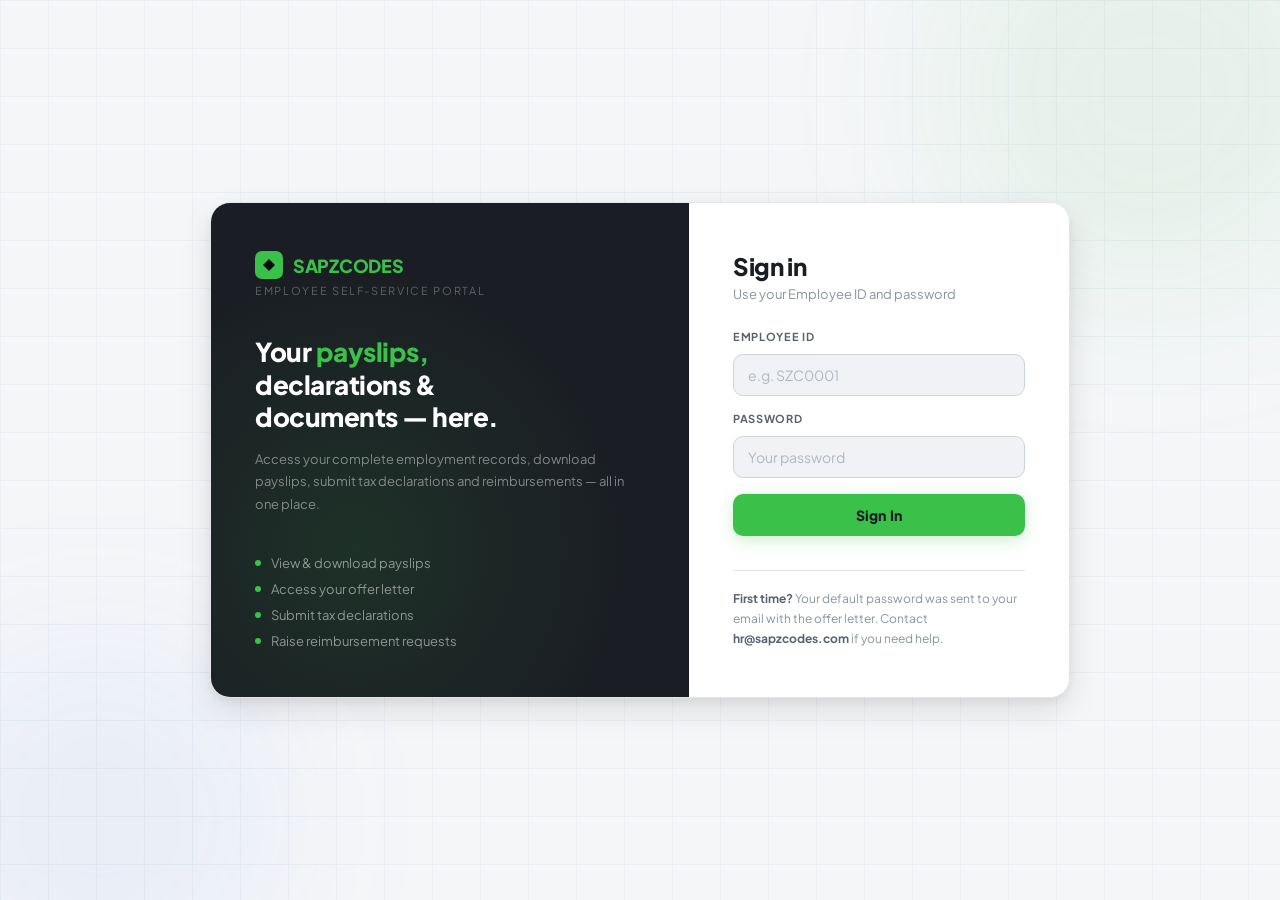
<file: index.html>
<!DOCTYPE html>
<html lang="en">
<head>
<meta charset="UTF-8" />
<meta name="viewport" content="width=device-width, initial-scale=1.0"/>
<title>SAPZCODES — Employee Login</title>
<link rel="icon" href="favicon.png" />
<link rel="stylesheet" href="style.css" />
</head>
<body>
<div class="bg-grid"></div>
<div class="bg-orb bg-orb-1"></div>
<div class="bg-orb bg-orb-2"></div>

<div class="login-wrapper">
  <div class="panel-left">
    <div class="brand">
      <div class="brand-logo">
        <span>
          <svg width="18" height="18" viewBox="0 0 18 18" fill="none">
            <path d="M3 9L9 3L15 9L9 15L3 9Z" fill="#0a0a0f"/>
          </svg>
        </span>
        SAPZCODES
      </div>
      <div class="tagline">Employee Self-Service Portal</div>
    </div>
    <div class="panel-left-content">
      <h2>Your <em>payslips,</em><br>declarations &amp;<br>documents — here.</h2>
      <p>Access your complete employment records, download payslips, submit tax declarations and reimbursements — all in one place.</p>
    </div>
    <div class="feature-list">
      <div class="feature-item"><div class="feature-dot"></div>View &amp; download payslips</div>
      <div class="feature-item"><div class="feature-dot"></div>Access your offer letter</div>
      <div class="feature-item"><div class="feature-dot"></div>Submit tax declarations</div>
      <div class="feature-item"><div class="feature-dot"></div>Raise reimbursement requests</div>
    </div>
  </div>

  <div class="panel-right">
    <div class="login-header">
      <h1>Sign in</h1>
      <p>Use your Employee ID and password</p>
    </div>
    <div class="form-group">
      <label>Employee ID</label>
      <input type="text" id="empId" placeholder="e.g. SZC0001" autocomplete="username"/>
    </div>
    <div class="form-group">
      <label>Password</label>
      <input type="password" id="password" placeholder="Your password" autocomplete="current-password"/>
    </div>
    <button class="btn-login" id="loginBtn" onclick="doLogin()">
      <span id="loginText">Sign In</span>
      <div class="spinner" id="spinner"></div>
    </button>
    <div class="error-box" id="errorBox"></div>
    <div class="login-hint">
      <strong>First time?</strong> Your default password was sent to your email with the offer letter. Contact <strong>hr@sapzcodes.com</strong> if you need help.
    </div>
  </div>
</div>

<script>
  const API_URL = "https://script.google.com/macros/s/AKfycbzdjsklfEPMmA17LcHknasvTCpTztAcqEwBdu3FCD5zi1kpAmNMKyMmaMVbYvz3S8RJ/exec";

  document.getElementById('password').addEventListener('keydown', e => {
    if (e.key === 'Enter') doLogin();
  });
  document.getElementById('empId').addEventListener('keydown', e => {
    if (e.key === 'Enter') document.getElementById('password').focus();
  });

  async function doLogin() {
    const empId    = document.getElementById('empId').value.trim();
    const password = document.getElementById('password').value.trim();
    const btn      = document.getElementById('loginBtn');
    const spinner  = document.getElementById('spinner');
    const loginText= document.getElementById('loginText');
    const errorBox = document.getElementById('errorBox');

    if (!empId || !password) {
      showError('Please enter both Employee ID and password.');
      return;
    }

    btn.disabled = true;
    loginText.style.display = 'none';
    spinner.style.display = 'block';
    errorBox.classList.remove('show');

    try {
      const res  = await fetch(`${API_URL}?action=empLogin&empId=${encodeURIComponent(empId)}&password=${encodeURIComponent(password)}`);
      const data = await res.json();
      if (data.success) {
        sessionStorage.setItem('emp_id',   data.empId);
        sessionStorage.setItem('emp_name', data.name);
        sessionStorage.setItem('emp_email',data.email);
        sessionStorage.setItem('emp_desig',data.designation);
        window.location.href = 'emp-portal';
      } else {
        showError('Invalid Employee ID or password. Try again.');
      }
    } catch {
      showError('Connection failed. Please try again.');
    } finally {
      btn.disabled = false;
      loginText.style.display = 'block';
      spinner.style.display = 'none';
    }
  }

  function showError(msg) {
    const box = document.getElementById('errorBox');
    box.textContent = msg;
    box.classList.remove('show');
    void box.offsetWidth;
    box.classList.add('show');
  }
</script>
</body>
</html>
</file>
<file: style.css>
/* ═══════════════════════════════════════════════════════════════
   SAPZCODES Payroll System — Unified Stylesheet
   Brand: White BG · Green (#3ac14a) Accent · Charcoal Text
   ═══════════════════════════════════════════════════════════════ */

@import url('https://fonts.googleapis.com/css2?family=Plus+Jakarta+Sans:wght@300;400;500;600;700;800&family=JetBrains+Mono:wght@400;500;600&display=swap');

/* ── CSS VARIABLES ─────────────────────────────────────────── */
:root {
  --bg:        #f5f6f8;
  --surface:   #ffffff;
  --surface2:  #f0f2f5;
  --border:    #e2e6ec;
  --border2:   #cdd3db;

  --green:     #3ac14a;
  --green-dk:  #2da03c;
  --green-lt:  #e8f9eb;
  --green-mid: #b8edbf;

  --charcoal:  #1a1d23;
  --text:      #2c3038;
  --text2:     #5a6270;
  --muted:     #8a93a2;
  --placeholder: #b0b8c4;

  --danger:    #e53e3e;
  --danger-lt: #fff0f0;
  --warn:      #d97706;
  --warn-lt:   #fffbeb;
  --info:      #2563eb;
  --info-lt:   #eff6ff;
  --success:   #16a34a;
  --success-lt:#f0fdf4;

  --sidebar-w: 240px;
  --topbar-h:  64px;

  --radius-sm: 6px;
  --radius:    10px;
  --radius-lg: 14px;
  --radius-xl: 20px;

  --shadow-sm: 0 1px 3px rgba(0,0,0,0.06), 0 1px 2px rgba(0,0,0,0.04);
  --shadow:    0 4px 12px rgba(0,0,0,0.08), 0 1px 3px rgba(0,0,0,0.05);
  --shadow-lg: 0 12px 32px rgba(0,0,0,0.10), 0 4px 10px rgba(0,0,0,0.06);
  --shadow-green: 0 4px 16px rgba(58,193,74,0.25);

  --font: 'Plus Jakarta Sans', sans-serif;
  --mono: 'JetBrains Mono', monospace;
}

/* ── RESET ─────────────────────────────────────────────────── */
*, *::before, *::after { box-sizing: border-box; margin: 0; padding: 0; }
html { font-size: 14px; }
body {
  font-family: var(--font);
  background: var(--bg);
  color: var(--text);
  min-height: 100vh;
  display: flex;
  overflow-x: hidden;
  -webkit-font-smoothing: antialiased;
}

a { text-decoration: none; color: inherit; }
button { font-family: var(--font); }
input, select, textarea { font-family: var(--font); }
::-webkit-scrollbar { width: 5px; height: 5px; }
::-webkit-scrollbar-track { background: transparent; }
::-webkit-scrollbar-thumb { background: var(--border2); border-radius: 8px; }

/* ── SIDEBAR ───────────────────────────────────────────────── */
.sidebar {
  width: var(--sidebar-w);
  min-height: 100vh;
  background: var(--charcoal);
  display: flex;
  flex-direction: column;
  position: fixed;
  top: 0; left: 0; bottom: 0;
  z-index: 100;
  overflow-y: auto;
}

.sidebar-logo {
  padding: 20px 20px 18px;
  border-bottom: 1px solid rgba(255,255,255,0.08);
}
.sidebar-logo img {
  width: 140px;
  height: auto;
  display: block;
  /* Logo is on black bg — invert to show on charcoal */
  filter: brightness(0) invert(1);
}
.sidebar-logo .logo-sub {
  font-size: 10px;
  letter-spacing: 0.18em;
  text-transform: uppercase;
  color: rgba(255,255,255,0.35);
  margin-top: 6px;
  font-weight: 500;
}

.sidebar nav {
  flex: 1;
  padding: 12px 10px;
}
.nav-section {
  font-size: 9px;
  letter-spacing: 0.2em;
  text-transform: uppercase;
  color: rgba(255,255,255,0.25);
  padding: 14px 10px 6px;
  font-weight: 600;
}
.nav-item {
  display: flex;
  align-items: center;
  gap: 10px;
  padding: 9px 12px;
  border-radius: var(--radius-sm);
  font-size: 13px;
  font-weight: 500;
  color: rgba(255,255,255,0.5);
  transition: all 0.18s;
  cursor: pointer;
  border: 1px solid transparent;
  margin-bottom: 2px;
}
.nav-item:hover {
  color: #fff;
  background: rgba(255,255,255,0.06);
}
.nav-item.active {
  color: var(--charcoal);
  background: var(--green);
  border-color: var(--green-dk);
}
.nav-item.active .nav-icon { opacity: 1; }
.nav-icon {
  font-size: 15px;
  width: 18px;
  text-align: center;
  flex-shrink: 0;
  opacity: 0.7;
}
.nav-item.active .nav-icon { opacity: 1; }

.sidebar-footer {
  padding: 14px;
  border-top: 1px solid rgba(255,255,255,0.08);
}
.admin-badge {
  display: flex;
  align-items: center;
  gap: 10px;
  padding: 10px 12px;
  background: rgba(255,255,255,0.06);
  border: 1px solid rgba(255,255,255,0.1);
  border-radius: var(--radius);
  margin-bottom: 8px;
}
.admin-avatar {
  width: 32px; height: 32px;
  background: var(--green);
  border-radius: 50%;
  display: flex; align-items: center; justify-content: center;
  font-weight: 800;
  font-size: 12px;
  color: var(--charcoal);
  flex-shrink: 0;
}
.admin-info .admin-name { font-size: 12px; color: #fff; font-weight: 600; }
.admin-info .admin-role { font-size: 10px; color: var(--green); letter-spacing: 0.08em; text-transform: uppercase; margin-top: 1px; }

.logout-btn {
  width: 100%;
  padding: 8px;
  background: transparent;
  border: 1px solid rgba(255,255,255,0.12);
  border-radius: var(--radius-sm);
  color: rgba(255,255,255,0.4);
  font-size: 12px;
  cursor: pointer;
  transition: all 0.18s;
  letter-spacing: 0.03em;
}
.logout-btn:hover {
  border-color: var(--danger);
  color: var(--danger);
  background: var(--danger-lt);
}

/* ── MAIN AREA ─────────────────────────────────────────────── */
.main {
  margin-left: var(--sidebar-w);
  flex: 1;
  min-height: 100vh;
  display: flex;
  flex-direction: column;
}

/* ── TOPBAR ────────────────────────────────────────────────── */
.topbar {
  height: var(--topbar-h);
  padding: 0 28px;
  border-bottom: 1px solid var(--border);
  display: flex;
  align-items: center;
  justify-content: space-between;
  background: var(--surface);
  position: sticky;
  top: 0;
  z-index: 50;
  box-shadow: var(--shadow-sm);
}
.page-title {
  font-size: 18px;
  font-weight: 800;
  color: var(--charcoal);
  letter-spacing: -0.3px;
}
.topbar-right {
  display: flex;
  align-items: center;
  gap: 10px;
}

/* ── CONTENT AREA ──────────────────────────────────────────── */
.content { padding: 24px 28px; flex: 1; }

/* ── BUTTONS ───────────────────────────────────────────────── */
.btn {
  display: inline-flex;
  align-items: center;
  gap: 6px;
  padding: 8px 16px;
  border-radius: var(--radius);
  font-size: 13px;
  font-weight: 600;
  cursor: pointer;
  border: 1px solid transparent;
  transition: all 0.18s;
  letter-spacing: 0.01em;
  font-family: var(--font);
}
.btn-primary {
  background: var(--green);
  color: var(--charcoal);
  border-color: var(--green-dk);
  box-shadow: var(--shadow-green);
}
.btn-primary:hover {
  background: var(--green-dk);
  transform: translateY(-1px);
  box-shadow: 0 6px 20px rgba(58,193,74,0.35);
}
.btn-primary:active { transform: translateY(0); }

.btn-secondary {
  background: var(--surface);
  color: var(--text);
  border-color: var(--border2);
  box-shadow: var(--shadow-sm);
}
.btn-secondary:hover { border-color: var(--green); color: var(--green-dk); background: var(--green-lt); }

.btn-danger {
  background: var(--danger-lt);
  color: var(--danger);
  border-color: rgba(229,62,62,0.3);
}
.btn-danger:hover { background: var(--danger); color: #fff; }

.btn-ghost {
  background: transparent;
  color: var(--text2);
  border-color: transparent;
}
.btn-ghost:hover { background: var(--surface2); color: var(--text); }

.btn-sm { padding: 5px 12px; font-size: 12px; }
.btn-lg { padding: 11px 22px; font-size: 14px; }
.btn-full { width: 100%; justify-content: center; }

/* ── CARDS / PANELS ────────────────────────────────────────── */
.panel {
  background: var(--surface);
  border: 1px solid var(--border);
  border-radius: var(--radius-lg);
  overflow: hidden;
  box-shadow: var(--shadow-sm);
  animation: fadeUp 0.3s ease both;
}
.panel-head {
  padding: 14px 20px;
  border-bottom: 1px solid var(--border);
  display: flex;
  align-items: center;
  justify-content: space-between;
  background: var(--surface);
}
.panel-title {
  font-size: 14px;
  font-weight: 700;
  color: var(--charcoal);
}
.panel-action {
  font-size: 12px;
  color: var(--green-dk);
  cursor: pointer;
  font-weight: 600;
  border: none;
  background: none;
  font-family: var(--font);
  transition: opacity 0.15s;
}
.panel-action:hover { opacity: 0.75; }
.panel-body { padding: 18px 20px; }

/* ── STAT CARDS ────────────────────────────────────────────── */
.stats-grid {
  display: grid;
  grid-template-columns: repeat(4, 1fr);
  gap: 14px;
  margin-bottom: 24px;
}
.stat-card {
  background: var(--surface);
  border: 1px solid var(--border);
  border-radius: var(--radius-lg);
  padding: 18px 20px;
  position: relative;
  overflow: hidden;
  box-shadow: var(--shadow-sm);
  animation: fadeUp 0.35s ease both;
}
.stat-card::after {
  content: '';
  position: absolute;
  top: 0; left: 0; right: 0;
  height: 3px;
  border-radius: 3px 3px 0 0;
}
.stat-card.c1::after { background: var(--green); }
.stat-card.c2::after { background: var(--info); }
.stat-card.c3::after { background: var(--warn); }
.stat-card.c4::after { background: var(--danger); }
.stat-card.c5::after { background: #7c3aed; }
.stat-card:nth-child(1) { animation-delay: 0.05s; }
.stat-card:nth-child(2) { animation-delay: 0.10s; }
.stat-card:nth-child(3) { animation-delay: 0.15s; }
.stat-card:nth-child(4) { animation-delay: 0.20s; }
.stat-card:nth-child(5) { animation-delay: 0.25s; }

.stat-label {
  font-size: 10px;
  font-weight: 700;
  letter-spacing: 0.1em;
  text-transform: uppercase;
  color: var(--muted);
  margin-bottom: 8px;
}
.stat-value {
  font-size: 26px;
  font-weight: 800;
  line-height: 1;
  margin-bottom: 4px;
  color: var(--charcoal);
}
.stat-card.c1 .stat-value { color: var(--green-dk); }
.stat-card.c2 .stat-value { color: var(--info); }
.stat-card.c3 .stat-value { color: var(--warn); }
.stat-card.c4 .stat-value { color: var(--danger); }
.stat-card.c5 .stat-value { color: #7c3aed; }
.stat-sub { font-size: 11px; color: var(--muted); }
.stat-icon {
  position: absolute;
  top: 16px; right: 16px;
  font-size: 22px;
  opacity: 0.12;
}

/* ── DATA TABLE ────────────────────────────────────────────── */
.table-wrap {
  background: var(--surface);
  border: 1px solid var(--border);
  border-radius: var(--radius-lg);
  overflow: hidden;
  box-shadow: var(--shadow-sm);
  animation: fadeUp 0.35s ease both;
}
table { width: 100%; border-collapse: collapse; }
thead tr { background: var(--surface2); }
th {
  font-size: 10px;
  letter-spacing: 0.1em;
  text-transform: uppercase;
  font-weight: 700;
  color: var(--muted);
  text-align: left;
  padding: 11px 16px;
  border-bottom: 1px solid var(--border);
  white-space: nowrap;
}
th.r { text-align: right; }
td {
  font-size: 13px;
  padding: 11px 16px;
  border-bottom: 1px solid var(--border);
  color: var(--text);
  vertical-align: middle;
}
td.r { text-align: right; }
tr:last-child td { border-bottom: none; }
tr:hover td { background: var(--green-lt); }
.table-head-bar {
  padding: 12px 18px;
  border-bottom: 1px solid var(--border);
  display: flex;
  align-items: center;
  justify-content: space-between;
  background: var(--surface);
}
.table-head-title { font-size: 13px; font-weight: 700; color: var(--charcoal); }

/* ── BADGES ────────────────────────────────────────────────── */
.badge {
  display: inline-flex;
  align-items: center;
  gap: 4px;
  padding: 3px 9px;
  border-radius: 20px;
  font-size: 11px;
  font-weight: 600;
  letter-spacing: 0.04em;
  text-transform: uppercase;
}
.badge-green  { background: var(--success-lt); color: var(--success); border: 1px solid var(--green-mid); }
.badge-red    { background: var(--danger-lt);  color: var(--danger);  border: 1px solid rgba(229,62,62,0.2); }
.badge-warn   { background: var(--warn-lt);    color: var(--warn);    border: 1px solid rgba(217,119,6,0.2); }
.badge-blue   { background: var(--info-lt);    color: var(--info);    border: 1px solid rgba(37,99,235,0.2); }
.badge-gray   { background: var(--surface2);   color: var(--muted);   border: 1px solid var(--border); }
.badge-green-solid { background: var(--green); color: var(--charcoal); }

/* ── FORMS ─────────────────────────────────────────────────── */
.field { margin-bottom: 14px; }
.field label {
  display: block;
  font-size: 11px;
  font-weight: 700;
  color: var(--text2);
  margin-bottom: 5px;
  letter-spacing: 0.06em;
  text-transform: uppercase;
}
.field input,
.field select,
.field textarea {
  width: 100%;
  padding: 9px 12px;
  background: var(--surface);
  border: 1px solid var(--border2);
  border-radius: var(--radius);
  color: var(--text);
  font-size: 13px;
  outline: none;
  transition: border-color 0.18s, box-shadow 0.18s;
}
.field input:focus,
.field select:focus,
.field textarea:focus {
  border-color: var(--green);
  box-shadow: 0 0 0 3px rgba(58,193,74,0.12);
}
.field input::placeholder { color: var(--placeholder); }
.field input[readonly] {
  background: var(--surface2);
  color: var(--text2);
}
.field select option { background: var(--surface); }
.field textarea { resize: vertical; min-height: 80px; }

.form-grid {
  display: grid;
  grid-template-columns: 1fr 1fr;
  gap: 14px;
}
.form-grid .full { grid-column: 1 / -1; }

.section-head {
  font-size: 11px;
  font-weight: 800;
  color: var(--green-dk);
  letter-spacing: 0.1em;
  text-transform: uppercase;
  margin: 18px 0 10px;
  grid-column: 1 / -1;
  padding-bottom: 6px;
  border-bottom: 2px solid var(--green-lt);
}

/* Toggle switch */
.toggle-row {
  display: flex;
  align-items: center;
  justify-content: space-between;
  padding: 10px 12px;
  background: var(--surface2);
  border: 1px solid var(--border);
  border-radius: var(--radius);
}
.toggle-label { font-size: 13px; font-weight: 500; }
.toggle-label small { display: block; font-size: 11px; color: var(--muted); margin-top: 2px; font-weight: 400; }
.switch { position: relative; width: 38px; height: 20px; flex-shrink: 0; }
.switch input { opacity: 0; width: 0; height: 0; }
.slider {
  position: absolute; inset: 0;
  background: var(--border2);
  border-radius: 20px;
  cursor: pointer;
  transition: 0.2s;
}
.slider::before {
  content: '';
  position: absolute;
  height: 14px; width: 14px;
  left: 3px; bottom: 3px;
  background: #fff;
  border-radius: 50%;
  transition: 0.2s;
  box-shadow: 0 1px 3px rgba(0,0,0,0.2);
}
input:checked + .slider { background: var(--green); }
input:checked + .slider::before { transform: translateX(18px); }

/* Toggle pills */
.toggle-pill {
  display: inline-flex;
  align-items: center;
  gap: 4px;
  padding: 3px 9px;
  border-radius: 12px;
  font-size: 11px;
  font-weight: 600;
}
.toggle-yes { background: var(--success-lt); color: var(--success); border: 1px solid var(--green-mid); }
.toggle-no  { background: var(--surface2);   color: var(--muted);   border: 1px solid var(--border); }

/* ── SEARCH BAR ────────────────────────────────────────────── */
.search-row {
  display: flex;
  align-items: center;
  gap: 10px;
  margin-bottom: 18px;
  flex-wrap: wrap;
}
.search-wrap { position: relative; flex: 1; max-width: 320px; }
.search-wrap input {
  width: 100%;
  padding: 9px 12px 9px 36px;
  background: var(--surface);
  border: 1px solid var(--border2);
  border-radius: var(--radius);
  color: var(--text);
  font-size: 13px;
  outline: none;
  transition: border-color 0.18s, box-shadow 0.18s;
}
.search-wrap input:focus { border-color: var(--green); box-shadow: 0 0 0 3px rgba(58,193,74,0.1); }
.search-icon {
  position: absolute;
  left: 11px;
  top: 50%;
  transform: translateY(-50%);
  color: var(--muted);
  font-size: 14px;
}
.filter-select {
  padding: 9px 12px;
  background: var(--surface);
  border: 1px solid var(--border2);
  border-radius: var(--radius);
  color: var(--text);
  font-size: 13px;
  font-family: var(--font);
  outline: none;
  cursor: pointer;
}
.filter-select:focus { border-color: var(--green); }

/* ── MODAL ─────────────────────────────────────────────────── */
.modal-bg {
  display: none;
  position: fixed; inset: 0;
  background: rgba(26,29,35,0.5);
  z-index: 200;
  align-items: center;
  justify-content: center;
  backdrop-filter: blur(3px);
}
.modal-bg.open { display: flex; }
.modal {
  background: var(--surface);
  border: 1px solid var(--border);
  border-radius: var(--radius-xl);
  width: 520px;
  max-width: 95vw;
  max-height: 90vh;
  overflow-y: auto;
  padding: 28px 30px;
  animation: modalIn 0.25s cubic-bezier(0.16,1,0.3,1) both;
  box-shadow: var(--shadow-lg);
}
@keyframes modalIn {
  from { opacity: 0; transform: scale(0.96) translateY(12px); }
  to   { opacity: 1; transform: scale(1) translateY(0); }
}
.modal-title {
  font-size: 16px;
  font-weight: 800;
  color: var(--charcoal);
  margin-bottom: 4px;
}
.modal-sub { font-size: 12px; color: var(--muted); margin-bottom: 22px; }
.modal-close {
  float: right;
  background: none;
  border: none;
  color: var(--muted);
  font-size: 18px;
  cursor: pointer;
  width: 28px; height: 28px;
  border-radius: 50%;
  display: flex; align-items: center; justify-content: center;
  transition: all 0.15s;
}
.modal-close:hover { background: var(--surface2); color: var(--text); }

/* ── TOAST ─────────────────────────────────────────────────── */
.toast {
  position: fixed;
  bottom: 24px; right: 24px;
  padding: 12px 18px;
  border-radius: var(--radius-lg);
  font-size: 13px;
  font-weight: 500;
  z-index: 999;
  opacity: 0;
  transform: translateY(10px);
  transition: all 0.25s;
  pointer-events: none;
  box-shadow: var(--shadow-lg);
  display: flex;
  align-items: center;
  gap: 8px;
  max-width: 360px;
}
.toast.show { opacity: 1; transform: translateY(0); }
.toast.success {
  background: #fff;
  border-left: 3px solid var(--green);
  color: var(--charcoal);
}
.toast.error {
  background: #fff;
  border-left: 3px solid var(--danger);
  color: var(--charcoal);
}
.toast.warn {
  background: #fff;
  border-left: 3px solid var(--warn);
  color: var(--charcoal);
}

/* ── LOGIN OVERLAY ─────────────────────────────────────────── */
.login-overlay {
  position: fixed; inset: 0;
  background: var(--bg);
  z-index: 999;
  display: flex;
  align-items: center;
  justify-content: center;
}
.login-box {
  width: 400px;
  max-width: 95vw;
  background: var(--surface);
  border: 1px solid var(--border);
  border-radius: var(--radius-xl);
  padding: 36px 32px;
  box-shadow: var(--shadow-lg);
  animation: fadeUp 0.4s ease both;
}
.login-logo-wrap {
  margin-bottom: 6px;
}
.login-logo-wrap img {
  width: 160px;
  height: auto;
}
.login-sub { font-size: 12px; color: var(--muted); margin-bottom: 28px; }
.login-err {
  font-size: 12px;
  color: var(--danger);
  min-height: 18px;
  margin-bottom: 8px;
  background: var(--danger-lt);
  border-radius: var(--radius-sm);
  padding: 6px 10px;
  display: none;
}
.login-err.show { display: block; }
.login-submit {
  width: 100%;
  padding: 11px;
  background: var(--green);
  border: none;
  border-radius: var(--radius);
  color: var(--charcoal);
  font-family: var(--font);
  font-size: 14px;
  font-weight: 800;
  cursor: pointer;
  transition: all 0.18s;
  letter-spacing: 0.02em;
  box-shadow: var(--shadow-green);
}
.login-submit:hover {
  background: var(--green-dk);
  transform: translateY(-1px);
  box-shadow: 0 6px 20px rgba(58,193,74,0.35);
}
.login-note {
  font-size: 11px;
  color: var(--muted);
  margin-top: 14px;
  text-align: center;
}

/* ── PERIOD SELECTOR BAR ───────────────────────────────────── */
.period-bar {
  display: flex;
  align-items: center;
  gap: 10px;
  margin-bottom: 22px;
  padding: 14px 18px;
  background: var(--surface);
  border: 1px solid var(--border);
  border-radius: var(--radius-lg);
  box-shadow: var(--shadow-sm);
  flex-wrap: wrap;
}
.period-bar label {
  font-size: 10px;
  font-weight: 700;
  letter-spacing: 0.1em;
  text-transform: uppercase;
  color: var(--muted);
}
.period-select {
  padding: 7px 12px;
  background: var(--surface2);
  border: 1px solid var(--border2);
  border-radius: var(--radius-sm);
  color: var(--text);
  font-size: 13px;
  font-family: var(--font);
  outline: none;
  cursor: pointer;
}
.period-select:focus { border-color: var(--green); }
.load-btn {
  padding: 7px 16px;
  background: var(--green);
  border: none;
  border-radius: var(--radius-sm);
  color: var(--charcoal);
  font-size: 12px;
  font-weight: 700;
  font-family: var(--font);
  cursor: pointer;
  transition: all 0.18s;
  box-shadow: var(--shadow-green);
}
.load-btn:hover { background: var(--green-dk); }
.period-info { margin-left: auto; font-size: 12px; color: var(--muted); font-weight: 500; }

/* ── SUMMARY STRIP ─────────────────────────────────────────── */
.summary-strip {
  display: grid;
  grid-template-columns: repeat(4, 1fr);
  gap: 12px;
  margin-bottom: 18px;
}
.strip-card {
  background: var(--surface);
  border: 1px solid var(--border);
  border-radius: var(--radius-lg);
  padding: 14px 16px;
  text-align: center;
  box-shadow: var(--shadow-sm);
  animation: fadeUp 0.3s ease both;
}
.strip-val {
  font-size: 22px;
  font-weight: 800;
  margin-bottom: 4px;
  color: var(--charcoal);
}
.strip-lbl { font-size: 10px; font-weight: 700; color: var(--muted); letter-spacing: 0.1em; text-transform: uppercase; }
.v-present { color: var(--green-dk) !important; }
.v-absent  { color: var(--danger) !important; }
.v-lop     { color: var(--warn) !important; }
.v-ot      { color: var(--info) !important; }

/* ── INLINE ATTENDANCE INPUTS ──────────────────────────────── */
.att-input {
  width: 64px;
  padding: 5px 8px;
  background: var(--surface2);
  border: 1px solid var(--border2);
  border-radius: var(--radius-sm);
  color: var(--text);
  font-size: 13px;
  text-align: center;
  outline: none;
  font-family: var(--mono);
  transition: border-color 0.18s;
}
.att-input:focus { border-color: var(--green); box-shadow: 0 0 0 2px rgba(58,193,74,0.1); }
.att-input.lop { border-color: rgba(217,119,6,0.3); color: var(--warn); }
.att-input.lop:focus { border-color: var(--warn); }
.lop-calc { font-size: 11px; color: var(--warn); text-align: center; font-weight: 600; font-family: var(--mono); }

/* ── EMPLOYEE CELL ─────────────────────────────────────────── */
.emp-cell { display: flex; align-items: center; gap: 10px; }
.mini-avatar {
  width: 30px; height: 30px;
  border-radius: 50%;
  background: linear-gradient(135deg, var(--green), var(--green-dk));
  display: flex; align-items: center; justify-content: center;
  font-weight: 800;
  font-size: 11px;
  color: var(--charcoal);
  flex-shrink: 0;
  border: 2px solid var(--green-lt);
}
.emp-name { font-size: 13px; font-weight: 600; color: var(--charcoal); }
.emp-id   { font-size: 11px; color: var(--muted); font-family: var(--mono); }

/* ── ACTION BUTTONS ────────────────────────────────────────── */
.action-btns { display: flex; gap: 6px; }
.btn-sm-edit {
  padding: 4px 10px;
  border-radius: var(--radius-sm);
  font-size: 11px;
  font-weight: 600;
  font-family: var(--font);
  cursor: pointer;
  border: 1px solid;
  transition: all 0.15s;
  background: var(--info-lt);
  border-color: rgba(37,99,235,0.2);
  color: var(--info);
}
.btn-sm-edit:hover { background: var(--info); color: #fff; }
.btn-sm-del {
  padding: 4px 10px;
  border-radius: var(--radius-sm);
  font-size: 11px;
  font-weight: 600;
  font-family: var(--font);
  cursor: pointer;
  border: 1px solid;
  transition: all 0.15s;
  background: var(--danger-lt);
  border-color: rgba(229,62,62,0.2);
  color: var(--danger);
}
.btn-sm-del:hover { background: var(--danger); color: #fff; }

/* ── SUMMARY ROWS ──────────────────────────────────────────── */
.summary-row {
  display: flex;
  align-items: center;
  justify-content: space-between;
  padding: 10px 0;
  border-bottom: 1px solid var(--border);
  font-size: 13px;
}
.summary-row:last-child { border-bottom: none; }
.summary-label { color: var(--muted); font-size: 12px; }
.summary-value { font-weight: 700; color: var(--charcoal); }

/* ── TWO COLUMN LAYOUT ─────────────────────────────────────── */
.two-col { display: grid; grid-template-columns: 1fr 1fr; gap: 18px; margin-bottom: 18px; }
.three-col { display: grid; grid-template-columns: repeat(3,1fr); gap: 18px; }

/* ── LOADING ───────────────────────────────────────────────── */
.loading {
  text-align: center;
  padding: 48px;
  color: var(--muted);
  font-size: 13px;
  letter-spacing: 0.05em;
}
.pulse { animation: pulse 1.5s ease-in-out infinite; }
@keyframes pulse { 0%,100%{opacity:1} 50%{opacity:0.35} }

.loading-bar { height: 3px; background: var(--border); border-radius: 2px; overflow: hidden; margin-bottom: 16px; }
.loading-bar-inner {
  height: 100%; width: 35%;
  background: linear-gradient(90deg, var(--green), var(--green-dk));
  border-radius: 2px;
  animation: loadBar 1.2s ease-in-out infinite;
}
@keyframes loadBar { 0%{transform:translateX(-100%)} 100%{transform:translateX(400%)} }

/* ── EMPTY STATE ───────────────────────────────────────────── */
.empty-state {
  text-align: center;
  padding: 60px 20px;
  color: var(--muted);
}
.empty-icon { font-size: 32px; margin-bottom: 12px; opacity: 0.4; }
.empty-text { font-size: 13px; line-height: 1.7; }

/* ── CONFIG BANNER ─────────────────────────────────────────── */
.config-banner {
  background: var(--warn-lt);
  border: 1px solid rgba(217,119,6,0.25);
  border-radius: var(--radius);
  padding: 10px 14px;
  font-size: 12px;
  color: var(--warn);
  margin-bottom: 18px;
  display: flex;
  align-items: center;
  gap: 8px;
}

/* ── PROGRESS RING ─────────────────────────────────────────── */
.progress-ring { width: 80px; height: 80px; margin: 0 auto 10px; }
.progress-ring circle { fill: none; stroke-width: 6; }
.progress-ring .bg { stroke: var(--border2); }
.progress-ring .fg {
  stroke: var(--green);
  stroke-dasharray: 220;
  stroke-dashoffset: 220;
  transition: stroke-dashoffset 0.5s ease;
  stroke-linecap: round;
  transform-origin: center;
  transform: rotate(-90deg);
}
.progress-pct { font-size: 15px; font-weight: 800; color: var(--green-dk); text-align: center; }
.progress-label { font-size: 10px; color: var(--muted); letter-spacing: 0.1em; text-align: center; }

/* ── PAYSLIP MODAL ─────────────────────────────────────────── */
.payslip-header {
  background: var(--charcoal);
  padding: 22px 26px;
  border-radius: var(--radius-lg) var(--radius-lg) 0 0;
  margin: -28px -30px 20px;
}
.payslip-company { font-size: 18px; font-weight: 800; color: var(--green); margin-bottom: 2px; }
.payslip-tag { font-size: 11px; color: rgba(255,255,255,0.4); letter-spacing: 0.12em; text-transform: uppercase; }
.payslip-period { font-size: 12px; color: rgba(255,255,255,0.6); margin-top: 6px; }
.payslip-emp { display: grid; grid-template-columns: 1fr 1fr; gap: 10px; margin-bottom: 18px; }
.payslip-field .lbl { font-size: 10px; color: var(--muted); letter-spacing: 0.1em; text-transform: uppercase; margin-bottom: 2px; }
.payslip-field .val { font-size: 13px; color: var(--text); font-weight: 500; }
.payslip-section {
  font-size: 11px; font-weight: 800; color: var(--green-dk);
  margin: 14px 0 8px; letter-spacing: 0.1em; text-transform: uppercase;
  padding-bottom: 5px; border-bottom: 2px solid var(--green-lt);
}
.payslip-row {
  display: flex; justify-content: space-between;
  font-size: 13px; padding: 6px 0;
  border-bottom: 1px solid var(--border);
}
.payslip-row:last-child { border-bottom: none; }
.payslip-row .plbl { color: var(--muted); }
.payslip-row .pval { font-weight: 600; }
.payslip-total {
  display: flex; justify-content: space-between;
  padding: 14px 0 0;
  margin-top: 10px;
  border-top: 2px solid var(--border2);
}
.payslip-total .tlbl { font-size: 15px; font-weight: 800; color: var(--charcoal); }
.payslip-total .tval { font-size: 18px; font-weight: 800; color: var(--green-dk); }

/* ── ACTION AUDIT LOG ──────────────────────────────────────── */
.action-tag {
  display: inline-block; padding: 3px 9px; border-radius: var(--radius-sm);
  font-size: 11px; font-weight: 700; letter-spacing: 0.05em;
}
.act-add    { background: var(--success-lt); color: var(--success); }
.act-update { background: var(--info-lt);    color: var(--info); }
.act-delete { background: var(--danger-lt);  color: var(--danger); }
.act-payroll{ background: var(--warn-lt);    color: var(--warn); }
.act-other  { background: var(--surface2);   color: var(--muted); }
.time-cell  { display: flex; align-items: center; gap: 8px; }
.time-dot   { width: 6px; height: 6px; border-radius: 50%; flex-shrink: 0; }

/* ── DEPT BAR CHART ────────────────────────────────────────── */
.dept-bar-wrap { margin-bottom: 12px; }
.dept-bar-label { display: flex; justify-content: space-between; font-size: 12px; margin-bottom: 5px; }
.dept-bar-lbl { color: var(--muted); }
.dept-bar-val { font-weight: 700; color: var(--green-dk); }
.dept-bar-track { height: 6px; background: var(--surface2); border-radius: 4px; overflow: hidden; border: 1px solid var(--border); }
.dept-bar-fill { height: 100%; border-radius: 4px; background: linear-gradient(90deg, var(--green), var(--green-dk)); transition: width 0.8s ease; }

/* ── EMP COST BARS ─────────────────────────────────────────── */
.emp-cost-row { display: flex; align-items: center; gap: 12px; padding: 10px 0; border-bottom: 1px solid var(--border); }
.emp-cost-row:last-child { border-bottom: none; }
.emp-cost-name { flex: 1; }
.emp-cost-name .en { font-size: 13px; font-weight: 600; color: var(--charcoal); }
.emp-cost-name .es { font-size: 11px; color: var(--muted); }
.emp-cost-bar-wrap { width: 120px; }
.emp-cost-bar-track { height: 5px; background: var(--surface2); border-radius: 3px; overflow: hidden; border: 1px solid var(--border); }
.emp-cost-bar-fill { height: 100%; border-radius: 3px; background: var(--green); }
.emp-cost-val { font-size: 13px; font-weight: 700; color: var(--green-dk); width: 80px; text-align: right; font-family: var(--mono); }

/* ── FNF CALCULATOR ────────────────────────────────────────── */
.fnf-avatar {
  width: 48px; height: 48px; border-radius: 50%;
  background: linear-gradient(135deg, var(--green), var(--green-dk));
  display: flex; align-items: center; justify-content: center;
  font-weight: 800; font-size: 16px; color: var(--charcoal);
}
.fnf-emp-head { display: flex; align-items: center; gap: 14px; margin-bottom: 18px; padding-bottom: 14px; border-bottom: 1px solid var(--border); }
.fnf-emp-name { font-size: 16px; font-weight: 700; color: var(--charcoal); }
.fnf-emp-id { font-size: 11px; color: var(--muted); }
.breakdown-row { display: flex; justify-content: space-between; align-items: center; padding: 9px 0; border-bottom: 1px solid var(--border); font-size: 13px; }
.breakdown-row:last-of-type { border-bottom: none; }
.br-lbl { color: var(--muted); }
.br-earn { color: var(--green-dk); font-weight: 700; }
.br-deduct { color: var(--danger); font-weight: 700; }
.br-neutral { color: var(--charcoal); font-weight: 700; }
.fnf-total-box {
  margin-top: 14px; padding: 14px 16px;
  background: var(--green-lt);
  border: 1px solid var(--green-mid);
  border-radius: var(--radius);
  display: flex; justify-content: space-between; align-items: center;
}
.fnf-total-lbl { font-size: 14px; font-weight: 800; color: var(--charcoal); }
.fnf-total-val { font-size: 22px; font-weight: 800; color: var(--green-dk); font-family: var(--mono); }

/* ── REIMBURSEMENT CATEGORY PILLS ──────────────────────────── */
.cat-grid { display: grid; grid-template-columns: 1fr 1fr; gap: 8px; margin-bottom: 14px; }
.cat-pill {
  display: flex; align-items: center; gap: 8px;
  padding: 10px 12px; border-radius: var(--radius); cursor: pointer;
  border: 1px solid var(--border2); font-size: 13px; font-weight: 500; color: var(--text2);
  transition: all 0.18s; background: var(--surface2);
}
.cat-pill:hover { border-color: var(--green); color: var(--green-dk); background: var(--green-lt); }
.cat-pill.selected { border-color: var(--green-dk); color: var(--green-dk); background: var(--green-lt); font-weight: 700; }
.cat-pill .icon { font-size: 16px; }

/* ── DECLARATIONS FORM ─────────────────────────────────────── */
.fy-bar {
  display: flex; align-items: center; justify-content: space-between;
  background: var(--surface); border: 1px solid var(--border);
  border-radius: var(--radius-lg); padding: 18px 22px; margin-bottom: 24px;
  box-shadow: var(--shadow-sm);
}
.fy-bar-left h3 { font-size: 15px; font-weight: 700; color: var(--charcoal); }
.fy-bar-left p  { font-size: 12px; color: var(--muted); margin-top: 3px; }
.fy-progress { width: 220px; }
.fy-progress-label { display: flex; justify-content: space-between; font-size: 11px; color: var(--muted); margin-bottom: 5px; }
.fy-progress-bar { height: 8px; background: var(--surface2); border-radius: 4px; overflow: hidden; border: 1px solid var(--border); }
.fy-progress-fill { height: 100%; background: linear-gradient(90deg, var(--green), var(--green-dk)); border-radius: 4px; transition: width 0.6s ease; }
.decl-grid { display: grid; grid-template-columns: 1fr 360px; gap: 22px; }

/* ── TAX SUMMARY ───────────────────────────────────────────── */
.summary-item { display: flex; justify-content: space-between; padding: 10px 0; border-bottom: 1px solid var(--border); font-size: 13px; }
.summary-item:last-child { border-bottom: none; }
.s-label { color: var(--muted); }
.s-val { font-weight: 600; color: var(--charcoal); font-family: var(--mono); }
.summary-total {
  margin-top: 10px; padding: 12px 14px;
  background: var(--green-lt); border: 1px solid var(--green-mid);
  border-radius: var(--radius);
  display: flex; justify-content: space-between; align-items: center;
}
.t-label { font-size: 13px; font-weight: 700; color: var(--charcoal); }
.t-val { font-size: 18px; font-weight: 800; color: var(--green-dk); font-family: var(--mono); }
.limit-bar { margin-top: 8px; }
.limit-bar-header { display: flex; justify-content: space-between; font-size: 11px; color: var(--muted); margin-bottom: 4px; }
.limit-bar-track { height: 5px; background: var(--surface2); border-radius: 3px; overflow: hidden; border: 1px solid var(--border); }
.limit-bar-fill { height: 100%; border-radius: 3px; transition: width 0.4s ease; }
.limit-ok   { background: var(--green); }
.limit-warn { background: var(--warn); }
.limit-over { background: var(--danger); }
.tax-estimate-box {
  margin-top: 14px; padding: 14px;
  background: var(--info-lt); border: 1px solid rgba(37,99,235,0.15);
  border-radius: var(--radius);
}
.tax-estimate-box h4 { font-size: 11px; text-transform: uppercase; letter-spacing: 0.1em; color: var(--info); margin-bottom: 10px; font-weight: 800; }
.tax-row { display: flex; justify-content: space-between; font-size: 12px; color: var(--text2); margin-bottom: 5px; }
.tax-row .tval { color: var(--charcoal); font-weight: 600; font-family: var(--mono); }

/* ── UPLOAD ZONE ───────────────────────────────────────────── */
.upload-zone {
  border: 2px dashed var(--border2); border-radius: var(--radius);
  padding: 22px; text-align: center; cursor: pointer;
  transition: all 0.18s; background: var(--surface2);
}
.upload-zone:hover { border-color: var(--green); background: var(--green-lt); }
.upload-zone.drag-over { border-color: var(--green-dk); background: var(--green-lt); }
.upload-zone p { font-size: 13px; color: var(--muted); }
.upload-zone span { font-size: 12px; color: var(--green-dk); font-weight: 600; }
.file-pill {
  display: flex; align-items: center; gap: 8px; margin-top: 10px;
  background: var(--info-lt); border: 1px solid rgba(37,99,235,0.2);
  border-radius: var(--radius-sm); padding: 8px 12px; font-size: 12px; color: var(--text);
}
.file-pill button { background: none; border: none; color: var(--muted); cursor: pointer; margin-left: auto; font-size: 14px; }
.file-pill button:hover { color: var(--danger); }

/* ── EMPLOYEE PORTAL (emp pages) ───────────────────────────── */
.sidebar-charcoal { background: var(--charcoal); }
.brand-green { color: var(--green) !important; }
.portal-stat-card {
  background: var(--surface);
  border: 1px solid var(--border);
  border-radius: var(--radius-lg);
  padding: 18px 20px;
  position: relative;
  overflow: hidden;
  box-shadow: var(--shadow-sm);
}
.portal-stat-card::before {
  content: '';
  position: absolute;
  top: 0; left: 0; right: 0;
  height: 3px;
  background: linear-gradient(90deg, var(--green), var(--green-dk));
}

/* ── PAYSLIP PRINT CARD ────────────────────────────────────── */
.payslip-print-header {
  background: var(--charcoal);
  color: #fff; padding: 20px 24px;
  border-radius: var(--radius-lg) var(--radius-lg) 0 0;
}
.payslip-net-box {
  display: flex; justify-content: space-between; align-items: center;
  margin-top: 14px; padding: 12px 14px;
  background: var(--success-lt);
  border: 1px solid var(--green-mid);
  border-radius: var(--radius);
}
.payslip-net-lbl { font-size: 14px; font-weight: 700; color: var(--charcoal); }
.payslip-net-val { font-size: 22px; font-weight: 800; color: var(--green-dk); font-family: var(--mono); }

/* ── CONFIRM MODAL ─────────────────────────────────────────── */
.confirm-modal { max-width: 380px; }
.confirm-msg { font-size: 13px; color: var(--muted); margin: 10px 0 20px; line-height: 1.6; }
.confirm-btns { display: flex; gap: 10px; }
.btn-cancel {
  flex: 1; padding: 10px;
  background: var(--surface2); border: 1px solid var(--border2);
  border-radius: var(--radius); color: var(--text2); font-family: var(--font);
  font-size: 13px; cursor: pointer; font-weight: 600;
}
.btn-cancel:hover { border-color: var(--border2); background: var(--border); }
.btn-confirm-del {
  flex: 1; padding: 10px;
  background: var(--danger-lt); border: 1px solid rgba(229,62,62,0.3);
  border-radius: var(--radius); color: var(--danger); font-family: var(--font);
  font-size: 13px; cursor: pointer; font-weight: 700;
}
.btn-confirm-del:hover { background: var(--danger); color: #fff; }

/* ── RUN PAYROLL PANEL ─────────────────────────────────────── */
.run-panel {
  background: var(--surface);
  border: 1px solid var(--border);
  border-radius: var(--radius-lg);
  padding: 24px 26px;
  margin-bottom: 22px;
  box-shadow: var(--shadow-sm);
  animation: fadeUp 0.3s ease both;
  display: flex;
  align-items: center;
  gap: 24px;
  flex-wrap: wrap;
}
.run-panel-left { flex: 1; min-width: 280px; }
.run-title { font-size: 16px; font-weight: 800; color: var(--charcoal); margin-bottom: 6px; }
.run-sub { font-size: 12px; color: var(--muted); line-height: 1.7; margin-bottom: 18px; }
.run-fields { display: flex; align-items: center; gap: 10px; flex-wrap: wrap; }

/* ── IMPORT FILE BUTTON ────────────────────────────────────── */
.file-input-wrap { position: relative; }
.template-btn {
  padding: 7px 14px;
  background: var(--surface);
  border: 1px solid var(--border2);
  border-radius: var(--radius-sm);
  color: var(--text2);
  font-family: var(--font);
  font-size: 12px;
  font-weight: 600;
  cursor: pointer;
  transition: all 0.18s;
}
.template-btn:hover { border-color: var(--green); color: var(--green-dk); background: var(--green-lt); }
.file-input-wrap .file-input { position: absolute; inset: 0; opacity: 0; cursor: pointer; }

/* ── MONTH BADGE ───────────────────────────────────────────── */
.month-badge {
  font-size: 12px;
  padding: 6px 12px;
  border: 1px solid var(--border2);
  border-radius: 20px;
  color: var(--muted);
  font-weight: 600;
  background: var(--surface2);
}

/* ── INPUT RUPEE PREFIX ────────────────────────────────────── */
.input-rupee { position: relative; }
.input-rupee::before {
  content: '₹';
  position: absolute; left: 12px; top: 50%; transform: translateY(-50%);
  color: var(--muted); font-size: 13px; font-weight: 600;
}
.input-rupee input { padding-left: 26px !important; }

/* ── AMOUNT DISPLAY ────────────────────────────────────────── */
.amount { font-family: var(--mono); font-weight: 700; }
.gross-amt  { color: var(--charcoal); }
.net-amt    { color: var(--green-dk); }
.deduct-amt { color: var(--danger); }
.lop-amt    { color: var(--warn); }

/* ── ANIMATIONS ────────────────────────────────────────────── */
@keyframes fadeUp {
  from { opacity: 0; transform: translateY(14px); }
  to   { opacity: 1; transform: translateY(0); }
}
@keyframes fadeIn {
  from { opacity: 0; }
  to   { opacity: 1; }
}
@keyframes slideIn {
  from { opacity: 0; transform: translateX(-12px); }
  to   { opacity: 1; transform: translateX(0); }
}

/* ── RESPONSIVE ────────────────────────────────────────────── */
@media (max-width: 1200px) {
  .stats-grid { grid-template-columns: repeat(3, 1fr); }
  .summary-strip { grid-template-columns: repeat(2, 1fr); }
}
@media (max-width: 900px) {
  .two-col { grid-template-columns: 1fr; }
  .form-grid { grid-template-columns: 1fr; }
  .decl-grid { grid-template-columns: 1fr; }
  .stats-grid { grid-template-columns: repeat(2, 1fr); }
  .content { padding: 16px 18px; }
  .topbar { padding: 0 18px; }
}

/* ── MONOSPACE NUMBERS ─────────────────────────────────────── */
.mono { font-family: var(--mono); }

/* ── SECTION DIVIDER ───────────────────────────────────────── */
.divider {
  height: 1px;
  background: var(--border);
  margin: 18px 0;
}

/* ── OFFER LETTER VIEW ─────────────────────────────────────── */
.offer-letter-view {
  background: var(--surface2);
  border: 1px solid var(--border);
  border-radius: var(--radius);
  padding: 24px;
  font-size: 13px;
  color: var(--text);
  line-height: 1.9;
  white-space: pre-wrap;
  max-height: 500px;
  overflow-y: auto;
  font-family: 'Georgia', serif;
}

/* ── SAVE ALL BUTTON ───────────────────────────────────────── */
.save-all-btn {
  padding: 7px 16px;
  background: var(--green);
  border: none;
  border-radius: var(--radius-sm);
  color: var(--charcoal);
  font-family: var(--font);
  font-size: 12px;
  font-weight: 800;
  cursor: pointer;
  transition: all 0.18s;
  box-shadow: var(--shadow-green);
}
.save-all-btn:hover { background: var(--green-dk); }

/* ── EXPORT BUTTON ─────────────────────────────────────────── */
.export-btn {
  padding: 6px 14px;
  background: transparent;
  border: 1px solid var(--border2);
  border-radius: var(--radius-sm);
  color: var(--text2);
  font-family: var(--font);
  font-size: 12px;
  font-weight: 600;
  cursor: pointer;
  transition: all 0.18s;
}
.export-btn:hover { border-color: var(--green); color: var(--green-dk); background: var(--green-lt); }

/* ═══════════════════════════════════════════════════════════════
   EMPLOYEE PORTAL PAGES
   declarations.html · emp-login.html · emp-portal.html
   emp-reimbursements.html
   ═══════════════════════════════════════════════════════════════ */

/* ── EMPLOYEE PORTAL BODY OVERRIDE ────────────────────────── */
/* emp pages don't use sidebar+main layout on login page */
body.emp-body {
  display: block;
}

/* ── SIDEBAR — EMPLOYEE VARIANT ────────────────────────────── */
/* emp pages reuse .sidebar but with a brand block instead of logo img */
.sidebar-brand {
  padding: 20px 20px 18px;
  border-bottom: 1px solid rgba(255,255,255,0.08);
}
.brand-logo {
  display: flex;
  align-items: center;
  gap: 10px;
  font-size: 16px;
  font-weight: 800;
  color: var(--green);
  letter-spacing: -0.3px;
}
.brand-logo span {
  width: 28px; height: 28px;
  background: var(--green);
  border-radius: 7px;
  display: grid;
  place-items: center;
  flex-shrink: 0;
}
.sidebar-label {
  font-size: 9px;
  letter-spacing: 0.2em;
  text-transform: uppercase;
  color: rgba(255,255,255,0.25);
  padding: 14px 12px 6px;
  font-weight: 600;
}

/* emp sidebar footer — employee card */
.emp-card {
  display: flex;
  align-items: center;
  gap: 10px;
}
.emp-avatar {
  width: 34px; height: 34px;
  border-radius: 50%;
  background: linear-gradient(135deg, var(--green), var(--green-dk));
  display: grid;
  place-items: center;
  font-weight: 800;
  font-size: 12px;
  color: var(--charcoal);
  flex-shrink: 0;
}
.emp-info { min-width: 0; }
.emp-name {
  font-size: 12px;
  font-weight: 600;
  color: #fff;
  white-space: nowrap;
  overflow: hidden;
  text-overflow: ellipsis;
}
.emp-id-label {
  font-size: 10px;
  color: rgba(255,255,255,0.35);
  margin-top: 1px;
}

/* ── MAIN — PORTAL PAGES ───────────────────────────────────── */
/* emp pages: main has padding instead of topbar */
.main .page-header {
  padding: 32px 40px 0;
  margin-bottom: 24px;
}
.main .page-header h1 {
  font-size: 22px;
  font-weight: 800;
  color: var(--charcoal);
  letter-spacing: -0.3px;
}
.main .page-header p {
  font-size: 13px;
  color: var(--muted);
  margin-top: 4px;
}

/* page content wrapper for emp pages */
.main > .page-header ~ *,
.main > .fy-bar,
.main > .decl-grid,
.main > .stats-row,
.main > .layout,
.page-section {
  padding-left: 40px;
  padding-right: 40px;
}
.main > .fy-bar { margin-bottom: 22px; }

/* ── PAGE SECTIONS (emp-portal.html tabs) ──────────────────── */
.page-section {
  display: none;
  animation: fadeIn 0.25s ease both;
  padding-bottom: 40px;
}
.page-section.active { display: block; }
.page-section .page-header {
  padding: 32px 0 0;
  margin-bottom: 24px;
}
.page-section .page-header h1 {
  font-size: 22px;
  font-weight: 800;
  color: var(--charcoal);
  letter-spacing: -0.3px;
}
.page-section .page-header p {
  font-size: 13px;
  color: var(--muted);
  margin-top: 4px;
}

/* ── STATS ROW (3-col, emp portal) ────────────────────────── */
.stats-row {
  display: grid;
  grid-template-columns: repeat(3, 1fr);
  gap: 14px;
  margin-bottom: 22px;
}
.stats-row .stat-card {
  position: relative;
  overflow: hidden;
}
.stats-row .stat-card::after {
  content: '';
  position: absolute;
  top: 0; left: 0; right: 0;
  height: 3px;
  background: linear-gradient(90deg, var(--green), var(--green-dk));
  border-radius: 3px 3px 0 0;
}
/* 4-col for reimbursements */
.stats-row.four-col { grid-template-columns: repeat(4, 1fr); }

/* ── TABLE CARD ────────────────────────────────────────────── */
.table-card {
  background: var(--surface);
  border: 1px solid var(--border);
  border-radius: var(--radius-lg);
  overflow: hidden;
  box-shadow: var(--shadow-sm);
  margin-bottom: 22px;
  animation: fadeUp 0.3s ease both;
}
.table-card-header {
  padding: 14px 20px;
  border-bottom: 1px solid var(--border);
  display: flex;
  align-items: center;
  justify-content: space-between;
  background: var(--surface);
}
.table-card-header h3 {
  font-size: 14px;
  font-weight: 700;
  color: var(--charcoal);
}
.offer-actions { display: flex; gap: 8px; }

/* ── LAYOUT (reimbursements: table + form side by side) ────── */
.layout {
  display: grid;
  grid-template-columns: 1fr 380px;
  gap: 22px;
  margin-bottom: 24px;
}

/* ── FORM CARD (reimbursements submit form) ────────────────── */
.form-card {
  background: var(--surface);
  border: 1px solid var(--border);
  border-radius: var(--radius-lg);
  overflow: hidden;
  box-shadow: var(--shadow-sm);
}
.form-card-header {
  padding: 14px 20px;
  border-bottom: 1px solid var(--border);
  background: var(--surface);
}
.form-card-header h3 {
  font-size: 14px;
  font-weight: 700;
  color: var(--charcoal);
}
.form-card-body {
  padding: 20px;
  display: flex;
  flex-direction: column;
  gap: 14px;
}
.form-card-body .btn { width: 100%; justify-content: center; }

/* ── CARD (declarations form) ──────────────────────────────── */
.card {
  background: var(--surface);
  border: 1px solid var(--border);
  border-radius: var(--radius-lg);
  overflow: hidden;
  box-shadow: var(--shadow-sm);
  animation: fadeUp 0.3s ease both;
}
.card-header {
  padding: 14px 20px;
  border-bottom: 1px solid var(--border);
  display: flex;
  align-items: center;
  justify-content: space-between;
  background: var(--surface);
}
.card-header h3 {
  font-size: 14px;
  font-weight: 700;
  color: var(--charcoal);
}
.card-body { padding: 20px 22px; }

/* ── DECLARATION FORM INTERNALS ────────────────────────────── */
.section-group { margin-bottom: 22px; }
.section-label {
  font-size: 11px;
  font-weight: 800;
  color: var(--green-dk);
  letter-spacing: 0.1em;
  text-transform: uppercase;
  margin-bottom: 12px;
  padding-bottom: 6px;
  border-bottom: 2px solid var(--green-lt);
  display: block;
}

.field-row {
  display: grid;
  grid-template-columns: 1fr 1fr;
  gap: 14px;
  margin-bottom: 12px;
}
.field-row.single { grid-template-columns: 1fr; }

/* form-group inside declarations (no .field wrapper) */
.form-group {
  display: flex;
  flex-direction: column;
  gap: 5px;
  margin-bottom: 12px;
}
.form-group label {
  font-size: 11px;
  font-weight: 700;
  color: var(--text2);
  letter-spacing: 0.06em;
  text-transform: uppercase;
}
.form-group input,
.form-group select,
.form-group textarea {
  width: 100%;
  padding: 9px 12px;
  background: var(--surface);
  border: 1px solid var(--border2);
  border-radius: var(--radius);
  color: var(--text);
  font-size: 13px;
  font-family: var(--font);
  outline: none;
  transition: border-color 0.18s, box-shadow 0.18s;
}
.form-group input:focus,
.form-group select:focus,
.form-group textarea:focus {
  border-color: var(--green);
  box-shadow: 0 0 0 3px rgba(58,193,74,0.1);
}
.form-group input::placeholder { color: var(--placeholder); }
.form-group select option { background: var(--surface); }
.form-group textarea { resize: vertical; min-height: 80px; }

.field-hint {
  font-size: 11px;
  color: var(--muted);
  margin-top: 2px;
}

.form-footer {
  display: flex;
  justify-content: flex-end;
  gap: 10px;
  margin-top: 20px;
  padding-top: 18px;
  border-top: 1px solid var(--border);
}
.btn-outline {
  background: transparent;
  border: 1px solid var(--border2);
  color: var(--text2);
  padding: 8px 16px;
  border-radius: var(--radius);
  font-size: 13px;
  font-weight: 600;
  cursor: pointer;
  font-family: var(--font);
  transition: all 0.18s;
}
.btn-outline:hover { border-color: var(--green); color: var(--green-dk); background: var(--green-lt); }

/* ── PAYSLIP MODAL OVERLAY (emp-portal) ────────────────────── */
.modal-overlay {
  display: none;
  position: fixed; inset: 0;
  background: rgba(26,29,35,0.5);
  z-index: 200;
  align-items: center;
  justify-content: center;
  backdrop-filter: blur(3px);
}
.modal-overlay.open { display: flex; }
/* .modal itself already defined — shared */
.modal-header {
  display: flex;
  align-items: center;
  justify-content: space-between;
  margin-bottom: 20px;
  padding-bottom: 14px;
  border-bottom: 1px solid var(--border);
}
.modal-header h3 {
  font-size: 16px;
  font-weight: 800;
  color: var(--charcoal);
}
.modal-body { /* no extra padding needed — modal already has padding */ }

/* ── PAYSLIP BREAKDOWN GRID ────────────────────────────────── */
.breakdown-grid {
  display: grid;
  grid-template-columns: 1fr 1fr;
  gap: 20px;
  margin-top: 16px;
}
.breakdown-section { }
.breakdown-title {
  font-size: 11px;
  font-weight: 800;
  text-transform: uppercase;
  letter-spacing: 0.1em;
  color: var(--green-dk);
  margin-bottom: 8px;
  padding-bottom: 5px;
  border-bottom: 2px solid var(--green-lt);
}
.breakdown-row {
  display: flex;
  justify-content: space-between;
  align-items: center;
  padding: 6px 0;
  border-bottom: 1px solid var(--border);
  font-size: 13px;
}
.breakdown-row:last-child { border-bottom: none; }
.breakdown-row .lbl { color: var(--muted); }
.breakdown-row .val { font-weight: 600; color: var(--text); font-family: var(--mono); }
.breakdown-row.total {
  margin-top: 4px;
  padding-top: 8px;
  border-top: 2px solid var(--border2);
  border-bottom: none;
}
.breakdown-row.total .lbl { color: var(--charcoal); font-weight: 700; }
.breakdown-row.total .val { color: var(--green-dk); font-size: 14px; }
.breakdown-row.total-ded .val { color: var(--danger); }

/* payslip net pay in modal */
.payslip-net {
  text-align: right;
}
.payslip-net .label { font-size: 11px; color: rgba(255,255,255,0.5); margin-bottom: 4px; }
.payslip-net .amount { font-size: 22px; font-weight: 800; color: var(--green); font-family: var(--mono); }

/* ── EMP LOGIN PAGE ────────────────────────────────────────── */
/* login page uses full-screen split layout, not sidebar */
body:has(.login-wrapper) {
  display: flex;
  align-items: center;
  justify-content: center;
  min-height: 100vh;
  background: var(--bg);
  position: relative;
}

/* Animated grid background */
.bg-grid {
  position: fixed; inset: 0; z-index: 0;
  background-image:
    linear-gradient(var(--border) 1px, transparent 1px),
    linear-gradient(90deg, var(--border) 1px, transparent 1px);
  background-size: 48px 48px;
  opacity: 0.5;
  pointer-events: none;
}
.bg-orb {
  position: fixed;
  border-radius: 50%;
  filter: blur(80px);
  z-index: 0;
  animation: orbFloat 9s ease-in-out infinite alternate;
  pointer-events: none;
}
.bg-orb-1 {
  width: 420px; height: 420px;
  background: rgba(58,193,74,0.08);
  top: -120px; right: -80px;
}
.bg-orb-2 {
  width: 360px; height: 360px;
  background: rgba(37,99,235,0.06);
  bottom: -100px; left: -80px;
  animation-delay: -4s;
}
@keyframes orbFloat {
  from { transform: translate(0,0) scale(1); }
  to   { transform: translate(20px,-16px) scale(1.08); }
}

/* login card wrapper */
.login-wrapper {
  position: relative; z-index: 1;
  display: flex;
  width: 860px;
  max-width: 96vw;
  background: var(--surface);
  border: 1px solid var(--border);
  border-radius: var(--radius-xl);
  overflow: hidden;
  box-shadow: var(--shadow-lg);
  animation: fadeUp 0.5s cubic-bezier(0.16,1,0.3,1) both;
}

/* left decorative panel */
.panel-left {
  flex: 1;
  background: var(--charcoal);
  padding: 48px 44px;
  display: flex;
  flex-direction: column;
  justify-content: space-between;
  position: relative;
  overflow: hidden;
}
.panel-left::before {
  content: '';
  position: absolute; inset: 0;
  background: radial-gradient(ellipse at 30% 70%, rgba(58,193,74,0.12) 0%, transparent 60%);
  pointer-events: none;
}
.brand { position: relative; z-index: 1; }
.brand .brand-logo {
  /* override sidebar brand-logo color for dark panel */
  color: var(--green);
  font-size: 18px;
}
.tagline {
  font-size: 11px;
  color: rgba(255,255,255,0.3);
  letter-spacing: 0.15em;
  text-transform: uppercase;
  margin-top: 5px;
}
.panel-left-content { position: relative; z-index: 1; }
.panel-left-content h2 {
  font-size: 26px;
  font-weight: 800;
  color: #fff;
  line-height: 1.25;
  letter-spacing: -0.5px;
  margin-bottom: 14px;
}
.panel-left-content h2 em {
  font-style: normal;
  color: var(--green);
}
.panel-left-content p {
  font-size: 13px;
  color: rgba(255,255,255,0.45);
  line-height: 1.75;
}
.feature-list { position: relative; z-index: 1; display: flex; flex-direction: column; gap: 10px; }
.feature-item {
  display: flex;
  align-items: center;
  gap: 10px;
  font-size: 13px;
  color: rgba(255,255,255,0.5);
}
.feature-dot {
  width: 6px; height: 6px;
  border-radius: 50%;
  background: var(--green);
  flex-shrink: 0;
}

/* right form panel */
.panel-right {
  width: 380px;
  padding: 48px 44px;
  display: flex;
  flex-direction: column;
  justify-content: center;
  background: var(--surface);
}
.login-header { margin-bottom: 28px; }
.login-header h1 {
  font-size: 24px;
  font-weight: 800;
  color: var(--charcoal);
  letter-spacing: -0.4px;
}
.login-header p { font-size: 13px; color: var(--muted); margin-top: 5px; }

/* login form inputs */
.panel-right .form-group { margin-bottom: 16px; }
.panel-right label {
  display: block;
  font-size: 11px;
  font-weight: 700;
  color: var(--text2);
  letter-spacing: 0.06em;
  text-transform: uppercase;
  margin-bottom: 6px;
}
.panel-right input {
  width: 100%;
  padding: 11px 14px;
  background: var(--surface2);
  border: 1px solid var(--border2);
  border-radius: var(--radius);
  color: var(--text);
  font-size: 14px;
  font-family: var(--font);
  outline: none;
  transition: border-color 0.18s, box-shadow 0.18s;
}
.panel-right input:focus {
  border-color: var(--green);
  box-shadow: 0 0 0 3px rgba(58,193,74,0.12);
  background: var(--surface);
}
.panel-right input::placeholder { color: var(--placeholder); }

/* login CTA button */
.btn-login {
  width: 100%;
  padding: 12px;
  background: var(--green);
  border: none;
  border-radius: var(--radius);
  color: var(--charcoal);
  font-family: var(--font);
  font-size: 14px;
  font-weight: 800;
  cursor: pointer;
  transition: all 0.18s;
  letter-spacing: 0.02em;
  box-shadow: var(--shadow-green);
  display: flex;
  align-items: center;
  justify-content: center;
  gap: 8px;
  margin-bottom: 14px;
}
.btn-login:hover {
  background: var(--green-dk);
  transform: translateY(-1px);
  box-shadow: 0 6px 20px rgba(58,193,74,0.35);
}
.btn-login:disabled { opacity: 0.55; cursor: not-allowed; transform: none; }

/* spinner inside login button */
.spinner {
  display: none;
  width: 16px; height: 16px;
  border: 2px solid rgba(26,29,35,0.25);
  border-top-color: var(--charcoal);
  border-radius: 50%;
  animation: spin 0.7s linear infinite;
}
@keyframes spin { to { transform: rotate(360deg); } }

/* error box */
.error-box {
  display: none;
  padding: 10px 14px;
  background: var(--danger-lt);
  border: 1px solid rgba(229,62,62,0.25);
  border-left: 3px solid var(--danger);
  border-radius: var(--radius-sm);
  font-size: 13px;
  color: var(--danger);
  margin-bottom: 12px;
  animation: shake 0.3s ease;
}
.error-box.show { display: block; }
@keyframes shake {
  0%,100% { transform: translateX(0); }
  25%      { transform: translateX(-5px); }
  75%      { transform: translateX(5px); }
}

/* login hint */
.login-hint {
  margin-top: 20px;
  padding-top: 18px;
  border-top: 1px solid var(--border);
  font-size: 12px;
  color: var(--muted);
  line-height: 1.65;
}
.login-hint strong { color: var(--text2); }

/* ── RESPONSIVE — EMPLOYEE PAGES ───────────────────────────── */
@media (max-width: 900px) {
  .login-wrapper { flex-direction: column; }
  .panel-left { padding: 36px 28px; min-height: 220px; }
  .panel-right { width: 100%; padding: 32px 28px; }
  .layout { grid-template-columns: 1fr; }
  .breakdown-grid { grid-template-columns: 1fr; }
  .stats-row { grid-template-columns: repeat(2, 1fr); }
  .field-row { grid-template-columns: 1fr; }
  .decl-grid { grid-template-columns: 1fr; }
  .main > .page-header,
  .main > .fy-bar,
  .main > .decl-grid,
  .main > .stats-row,
  .main > .layout,
  .page-section { padding-left: 18px; padding-right: 18px; }
}
</file>
